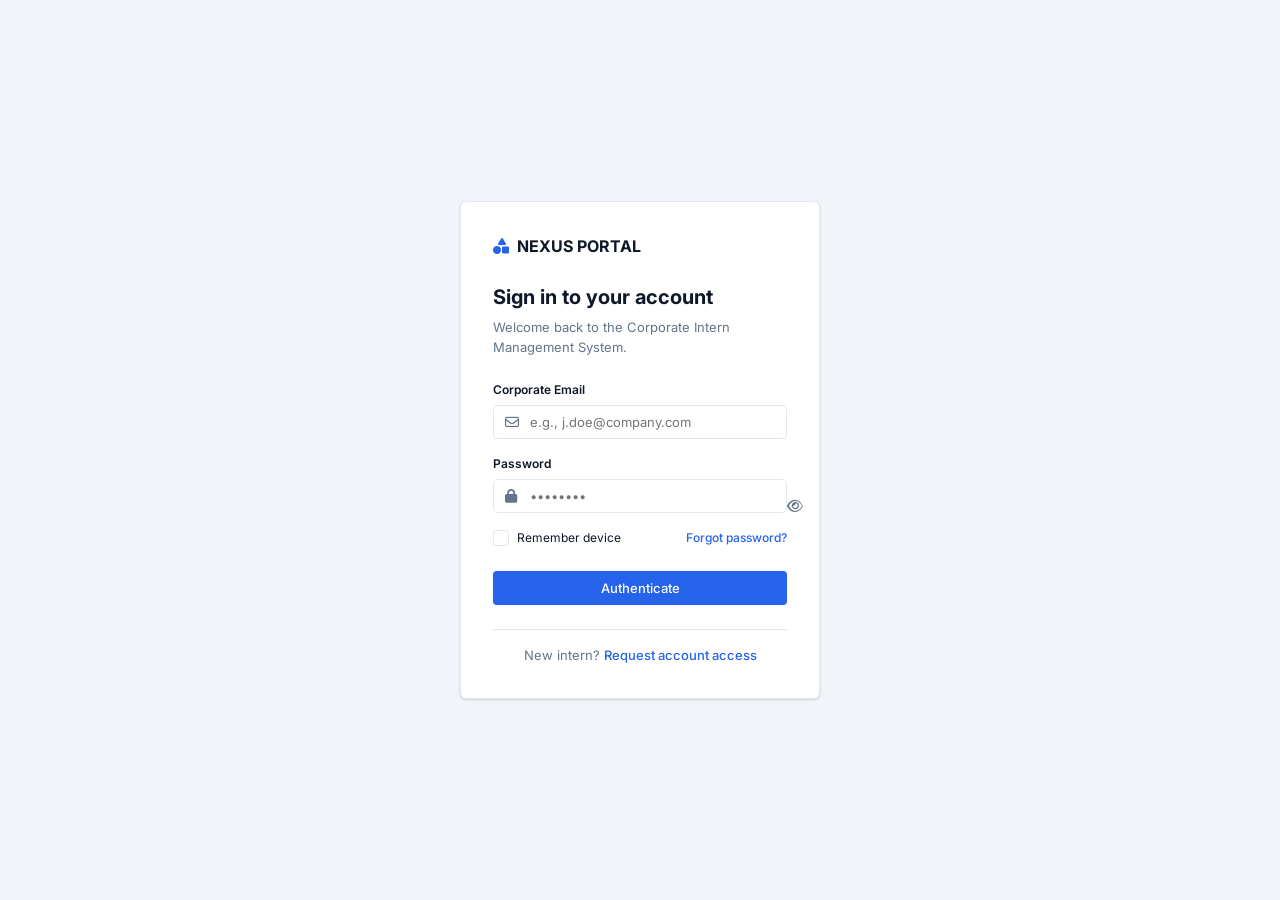
<file: index.html>
<!DOCTYPE html>
<html lang="en">
<head>
    <meta charset="UTF-8">
    <meta name="viewport" content="width=device-width, initial-scale=1.0">
    <title>Login - Enterprise Intern Portal</title>
    <link href="https://fonts.googleapis.com/css2?family=Inter:wght@400;500;600;700&display=swap" rel="stylesheet">
    <link rel="stylesheet" href="https://cdnjs.cloudflare.com/ajax/libs/font-awesome/6.4.0/css/all.min.css">
    <link rel="stylesheet" href="style.css">
</head>
<body class="auth-layout">

    <div id="toast-container" class="toast-container"></div>

    <div class="auth-container">
        <div class="auth-card">
            <div class="auth-header">
                <div class="sys-logo">
                    <i class="fa-solid fa-shapes"></i>
                    <span>NEXUS PORTAL</span>
                </div>
                <h1>Sign in to your account</h1>
                <p>Welcome back to the Corporate Intern Management System.</p>
            </div>
            
            <form id="login-form">
                <div class="form-group">
                    <label for="login-email">Corporate Email</label>
                    <div class="input-wrapper">
                        <i class="fa-regular fa-envelope"></i>
                        <input type="email" id="login-email" placeholder="e.g., j.doe@company.com" required>
                    </div>
                </div>
                
                <div class="form-group">
                    <label for="login-password">Password</label>
                    <div class="input-wrapper">
                        <i class="fa-solid fa-lock"></i>
                        <input type="password" id="login-password" placeholder="••••••••" required>
                        <button type="button" class="pwd-toggle"><i class="fa-regular fa-eye"></i></button>
                    </div>
                </div>

                <div class="auth-options">
                    <label class="custom-check">
                        <input type="checkbox" id="remember-me">
                        <span class="check-box"></span>
                        <span class="check-label">Remember device</span>
                    </label>
                    <a href="#" class="text-link">Forgot password?</a>
                </div>
                
                <button type="submit" class="btn btn-primary btn-block">
                    <span class="btn-text">Authenticate</span>
                    <i class="fa-solid fa-circle-notch fa-spin loader hidden"></i>
                </button>
            </form>
            
            <div class="auth-footer">
                <p>New intern? <a href="register.html" class="text-link">Request account access</a></p>
            </div>
        </div>
    </div>

    <script src="script.js"></script>
</body>
</html>
</file>
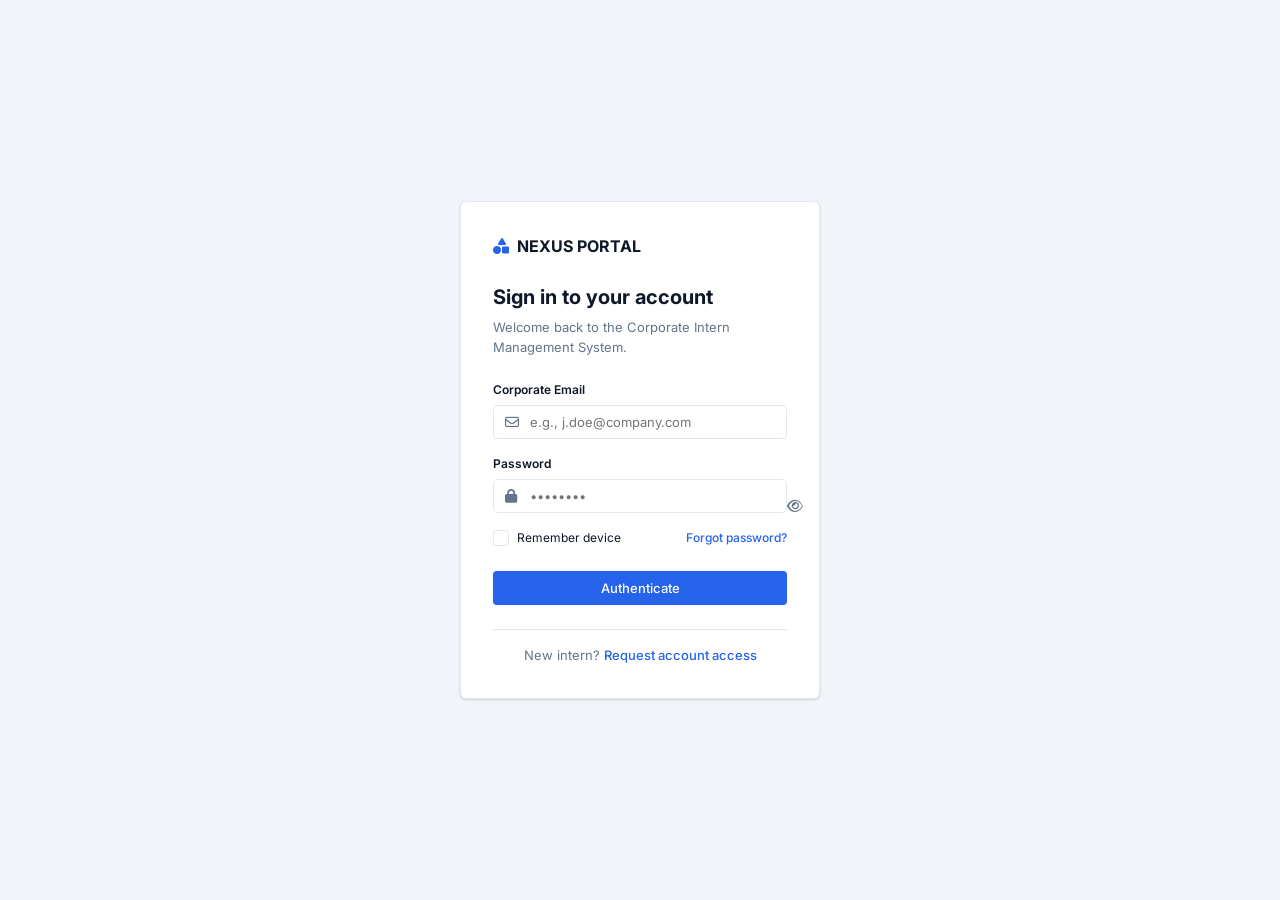
<file: dashboard.html>
<!DOCTYPE html>
<html lang="en">
<head>
    <meta charset="UTF-8">
    <meta name="viewport" content="width=device-width, initial-scale=1.0">
    <title>Dashboard - Enterprise Intern Portal</title>
    <link href="https://fonts.googleapis.com/css2?family=Inter:wght@400;500;600;700&display=swap" rel="stylesheet">
    <link rel="stylesheet" href="https://cdnjs.cloudflare.com/ajax/libs/font-awesome/6.4.0/css/all.min.css">
    <link rel="stylesheet" href="style.css">
</head>
<body class="sys-layout">

    <div id="toast-container" class="toast-container"></div>
    
    <!-- System Sidebar -->
    <nav class="sys-sidebar">
        <div class="sidebar-brand">
            <i class="fa-solid fa-shapes"></i>
            <span>NEXUS PORTAL</span>
        </div>
        
        <div class="sidebar-menu">
            <p class="menu-label">MAIN NAVIGATION</p>
            <a href="dashboard.html" class="menu-item active">
                <i class="fa-solid fa-chart-line"></i>
                <span>Overview Dashboard</span>
            </a>
            <a href="submit.html" class="menu-item">
                <i class="fa-solid fa-file-arrow-up"></i>
                <span>Submit Deliverable</span>
            </a>
            <a href="submissions.html" class="menu-item">
                <i class="fa-solid fa-table-list"></i>
                <span>Task Repository</span>
            </a>

            <p class="menu-label" style="margin-top:20px;">USER SETTINGS</p>
            <a href="profile.html" class="menu-item">
                <i class="fa-regular fa-id-card"></i>
                <span>My Profile</span>
            </a>
        </div>
        
        <div class="sidebar-bottom">
            <div class="sys-status">
                <span class="status-dot"></span> System Online
            </div>
        </div>
    </nav>

    <!-- Main View -->
    <main class="sys-main">
        <!-- Top Application Bar -->
        <header class="sys-topbar">
            <div class="topbar-left">
                <h2 class="view-title">Overview Dashboard</h2>
            </div>
            <div class="topbar-right">
                <!-- Dark Mode Toggle -->
                <button class="sys-btn-icon" id="theme-toggle" title="Toggle Dark/Light Mode">
                    <i class="fa-solid fa-moon"></i>
                </button>
                
                <!-- Notification Bell -->
                <div class="notification-wrapper">
                    <button class="sys-btn-icon" id="notif-toggle">
                        <i class="fa-regular fa-bell"></i>
                        <span class="notif-badge">2</span>
                    </button>
                    <!-- Notification Dropdown -->
                    <div class="notif-panel hidden" id="notif-panel">
                        <div class="panel-header">System Notifications</div>
                        <div class="panel-body">
                            <div class="notif-item unread">
                                <i class="fa-solid fa-circle-check text-green"></i>
                                <div>
                                    <p>Task "API Docs" was <strong>Approved</strong>.</p>
                                    <span>Just now</span>
                                </div>
                            </div>
                            <div class="notif-item unread">
                                <i class="fa-solid fa-circle-info text-blue"></i>
                                <div>
                                    <p>Welcome to Nexus Portal v2.0!</p>
                                    <span>2 hours ago</span>
                                </div>
                            </div>
                        </div>
                    </div>
                </div>

                <!-- User Dropdown -->
                <div class="user-menu">
                    <div class="user-avatar" id="header-avatar">US</div>
                    <div class="user-details">
                        <span class="user-name display-name">User</span>
                        <a href="#" onclick="App.logout()" class="logout-link">Sign out</a>
                    </div>
                </div>
            </div>
        </header>

        <!-- Content Area -->
        <div class="sys-content">
            <!-- Intro Banner -->
            <div class="banner-panel">
                <div class="banner-info">
                    <h3 id="welcome-text">Metrics for Current Sprint</h3>
                    <p>Track your deliverable statuses and performance analytics below.</p>
                </div>
                <div class="banner-actions">
                    <button class="btn btn-secondary" onclick="window.print()"><i class="fa-solid fa-print"></i> Export Report</button>
                    <a href="submit.html" class="btn btn-primary"><i class="fa-solid fa-plus"></i> Create Task</a>
                </div>
            </div>

            <!-- Analytics Grid -->
            <div class="metric-grid">
                <div class="metric-card">
                    <div class="metric-header">Total Deliverables</div>
                    <div class="metric-value" id="stat-total">0</div>
                    <div class="metric-trend"><i class="fa-solid fa-arrow-up text-green"></i> 12% vs last month</div>
                </div>
                <div class="metric-card">
                    <div class="metric-header">Awaiting Review</div>
                    <div class="metric-value text-orange" id="stat-pending">0</div>
                    <div class="metric-trend">Requires manager action</div>
                </div>
                <div class="metric-card">
                    <div class="metric-header">Approved Tasks</div>
                    <div class="metric-value text-green" id="stat-approved">0</div>
                    <div class="metric-trend"><i class="fa-solid fa-arrow-up text-green"></i> High approval rate</div>
                </div>
                <div class="metric-card">
                    <div class="metric-header">Failed/Rejected</div>
                    <div class="metric-value text-red" id="stat-rejected">0</div>
                    <div class="metric-trend">Needs revision</div>
                </div>
            </div>

            <div class="dashboard-split">
                <!-- Activity Feed -->
                <div class="panel-section flex-2">
                    <div class="panel-heading">Recent Deliverable Activity</div>
                    <div class="activity-feed" id="recent-list">
                        <!-- Populated by JS -->
                    </div>
                </div>

                <!-- System Info Box -->
                <div class="panel-section flex-1">
                    <div class="panel-heading">Portal Information</div>
                    <div class="info-list">
                        <div class="info-item">
                            <span class="info-label">Current Role</span>
                            <span class="info-val">Software Engineering Intern</span>
                        </div>
                        <div class="info-item">
                            <span class="info-label">Manager</span>
                            <span class="info-val">Sarah Jenkins</span>
                        </div>
                        <div class="info-item">
                            <span class="info-label">Sprint Cycle</span>
                            <span class="info-val">Q3 - Wk 4</span>
                        </div>
                    </div>
                    <div class="panel-heading" style="margin-top:20px;">Quick Links</div>
                    <div class="link-list">
                        <a href="#"><i class="fa-solid fa-book"></i> Read Company Handbook</a>
                        <a href="#"><i class="fa-solid fa-shield-halved"></i> IT Security Policy</a>
                    </div>
                </div>
            </div>
        </div>
    </main>

    <script src="script.js"></script>
</body>
</html>
</file>
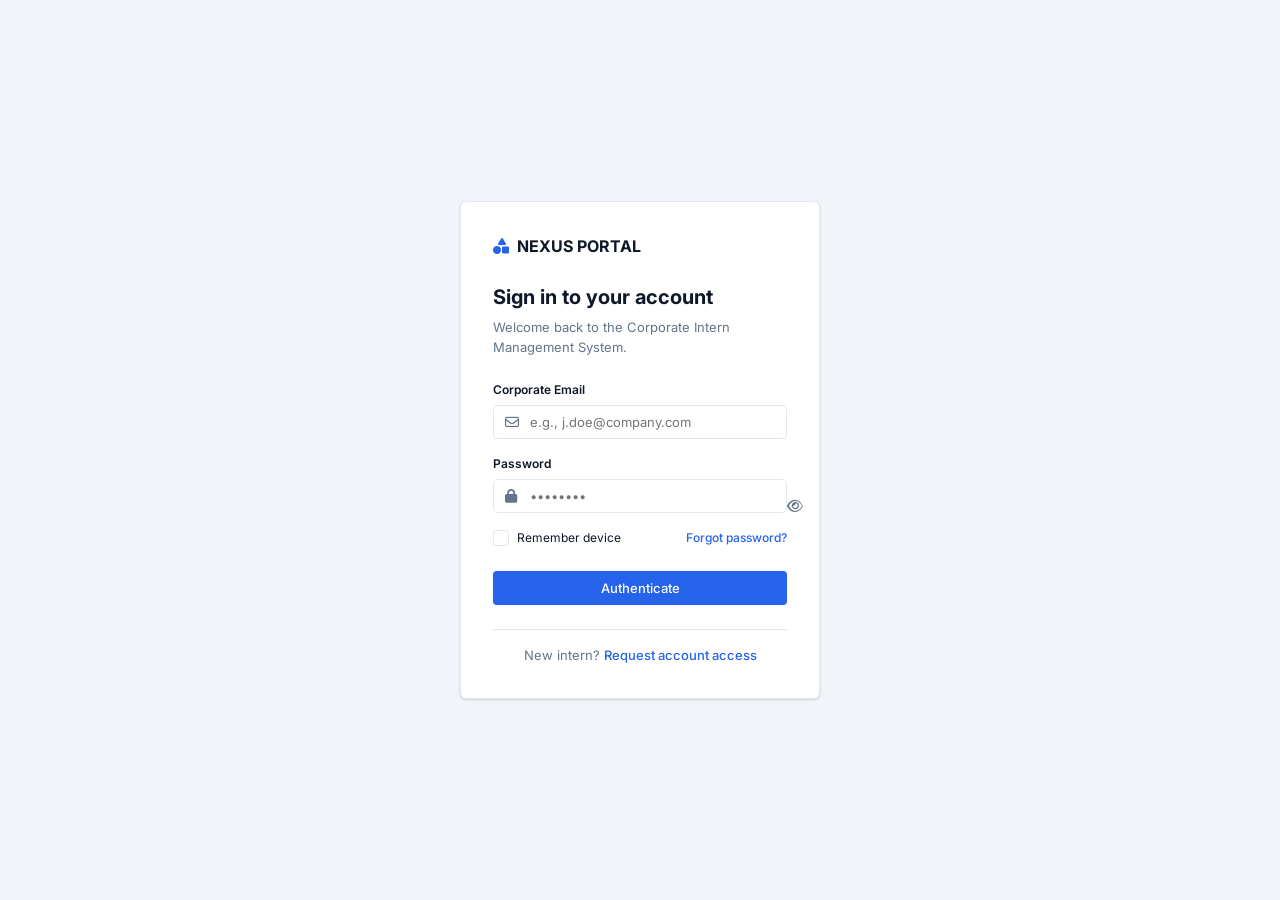
<file: profile.html>
<!DOCTYPE html>
<html lang="en">
<head>
    <meta charset="UTF-8">
    <meta name="viewport" content="width=device-width, initial-scale=1.0">
    <title>Profile Settings - Enterprise Intern Portal</title>
    <link href="https://fonts.googleapis.com/css2?family=Inter:wght@400;500;600;700&display=swap" rel="stylesheet">
    <link rel="stylesheet" href="https://cdnjs.cloudflare.com/ajax/libs/font-awesome/6.4.0/css/all.min.css">
    <link rel="stylesheet" href="style.css">
</head>
<body class="sys-layout">

    <div id="toast-container" class="toast-container"></div>
    
    <!-- System Sidebar -->
    <nav class="sys-sidebar">
        <div class="sidebar-brand">
            <i class="fa-solid fa-shapes"></i>
            <span>NEXUS PORTAL</span>
        </div>
        
        <div class="sidebar-menu">
            <p class="menu-label">MAIN NAVIGATION</p>
            <a href="dashboard.html" class="menu-item">
                <i class="fa-solid fa-chart-line"></i>
                <span>Overview Dashboard</span>
            </a>
            <a href="submit.html" class="menu-item">
                <i class="fa-solid fa-file-arrow-up"></i>
                <span>Submit Deliverable</span>
            </a>
            <a href="submissions.html" class="menu-item">
                <i class="fa-solid fa-table-list"></i>
                <span>Task Repository</span>
            </a>

            <p class="menu-label" style="margin-top:20px;">USER SETTINGS</p>
            <a href="profile.html" class="menu-item active">
                <i class="fa-regular fa-id-card"></i>
                <span>My Profile</span>
            </a>
        </div>
        
        <div class="sidebar-bottom">
            <div class="sys-status">
                <span class="status-dot"></span> System Online
            </div>
        </div>
    </nav>

    <!-- Main View -->
    <main class="sys-main">
        <!-- Top Application Bar -->
        <header class="sys-topbar">
            <div class="topbar-left">
                <h2 class="view-title">User Profile Settings</h2>
            </div>
            <div class="topbar-right">
                <!-- Dark Mode Toggle -->
                <button class="sys-btn-icon" id="theme-toggle" title="Toggle Dark/Light Mode">
                    <i class="fa-solid fa-moon"></i>
                </button>

                <div class="user-menu">
                    <div class="user-avatar" id="header-avatar">US</div>
                    <div class="user-details">
                        <span class="user-name display-name">User</span>
                        <a href="#" onclick="App.logout()" class="logout-link">Sign out</a>
                    </div>
                </div>
            </div>
        </header>

        <!-- Content Area -->
        <div class="sys-content">
            <div class="dashboard-split">
                <!-- Profile Avatar Card -->
                <div class="panel-section flex-1 align-center">
                    <div class="panel-heading">Identity Data</div>
                    <div class="profile-avatar-large" id="profile-avatar">US</div>
                    <h3 class="profile-name pt-mt display-name">Jane Smith</h3>
                    <p class="profile-role">Corporate Intern</p>
                    <hr class="panel-divider">
                    <button class="btn btn-secondary btn-block">Change Avatar</button>
                    <p class="help-text">Company directory dictates standard images. PNG/JPG < 2MB.</p>
                </div>

                <!-- Editing Form -->
                <div class="panel-section flex-2">
                    <div class="panel-heading">Modify System Information</div>
                    <form id="profile-form" class="sys-form" style="margin-top: 20px;">
                        <div class="form-row">
                            <div class="form-group">
                                <label>Full Name</label>
                                <input type="text" id="prof-name" class="sys-input" value="Jane Smith">
                            </div>
                            <div class="form-group">
                                <label>Job Title / Role</label>
                                <input type="text" class="sys-input" value="Corporate Intern" disabled>
                                <span class="help-text">Contact HR to modify official title.</span>
                            </div>
                        </div>

                        <div class="form-row" style="margin-top:20px;">
                            <div class="form-group">
                                <label>Corporate Registered Email</label>
                                <input type="email" id="prof-email" class="sys-input" value="j.smith@company.com" disabled>
                            </div>
                            <div class="form-group">
                                <label>Direct Line (Phone)</label>
                                <input type="tel" id="prof-phone" class="sys-input" placeholder="+1 (555) 000-0000">
                            </div>
                        </div>

                        <div class="form-group" style="margin-top:20px;">
                            <label>Bio / Internal Notes</label>
                            <textarea id="prof-bio" class="sys-textarea" rows="4" placeholder="Brief system note about your intern goals..."></textarea>
                        </div>

                        <div class="form-actions right">
                            <button type="submit" class="btn btn-primary" id="save-profile-btn">
                                <span class="btn-text">Save Changes</span>
                                <i class="fa-solid fa-circle-notch fa-spin loader hidden"></i>
                            </button>
                        </div>
                    </form>
                </div>
            </div>
        </div>
    </main>

    <script src="script.js"></script>
</body>
</html>
</file>
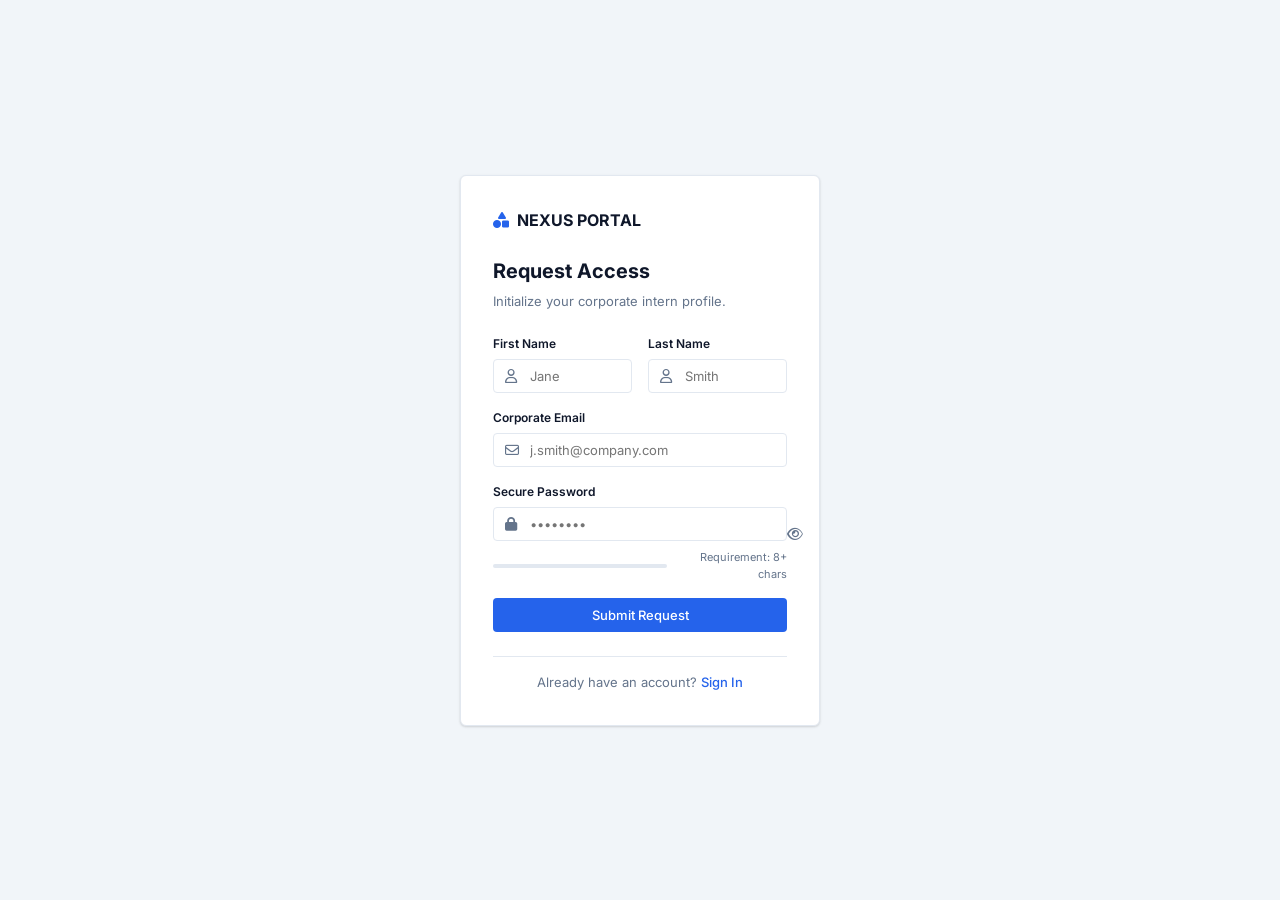
<file: register.html>
<!DOCTYPE html>
<html lang="en">
<head>
    <meta charset="UTF-8">
    <meta name="viewport" content="width=device-width, initial-scale=1.0">
    <title>Register - Enterprise Intern Portal</title>
    <link href="https://fonts.googleapis.com/css2?family=Inter:wght@400;500;600;700&display=swap" rel="stylesheet">
    <link rel="stylesheet" href="https://cdnjs.cloudflare.com/ajax/libs/font-awesome/6.4.0/css/all.min.css">
    <link rel="stylesheet" href="style.css">
</head>
<body class="auth-layout">

    <div id="toast-container" class="toast-container"></div>

    <div class="auth-container">
        <div class="auth-card">
            <div class="auth-header">
                <div class="sys-logo">
                    <i class="fa-solid fa-shapes"></i>
                    <span>NEXUS PORTAL</span>
                </div>
                <h1>Request Access</h1>
                <p>Initialize your corporate intern profile.</p>
            </div>
            
            <form id="register-form">
                <div class="form-row">
                    <div class="form-group">
                        <label>First Name</label>
                        <div class="input-wrapper">
                            <i class="fa-regular fa-user"></i>
                            <input type="text" id="reg-fname" placeholder="Jane" required>
                        </div>
                    </div>
                    <div class="form-group">
                        <label>Last Name</label>
                        <div class="input-wrapper">
                            <i class="fa-regular fa-user"></i>
                            <input type="text" id="reg-lname" placeholder="Smith" required>
                        </div>
                    </div>
                </div>

                <div class="form-group">
                    <label>Corporate Email</label>
                    <div class="input-wrapper">
                        <i class="fa-regular fa-envelope"></i>
                        <input type="email" id="reg-email" placeholder="j.smith@company.com" required>
                    </div>
                </div>
                
                <div class="form-group">
                    <label>Secure Password</label>
                    <div class="input-wrapper">
                        <i class="fa-solid fa-lock"></i>
                        <input type="password" id="reg-password" placeholder="••••••••" required>
                        <button type="button" class="pwd-toggle"><i class="fa-regular fa-eye"></i></button>
                    </div>
                    <div class="pwd-meter">
                        <div class="meter-track"><div class="meter-fill" id="pwd-fill"></div></div>
                        <span class="meter-text" id="pwd-text">Requirement: 8+ chars</span>
                    </div>
                </div>
                
                <button type="submit" class="btn btn-primary btn-block">
                    <span class="btn-text">Submit Request</span>
                    <i class="fa-solid fa-circle-notch fa-spin loader hidden"></i>
                </button>
            </form>
            
            <div class="auth-footer">
                <p>Already have an account? <a href="index.html" class="text-link">Sign In</a></p>
            </div>
        </div>
    </div>

    <script src="script.js"></script>
</body>
</html>
</file>
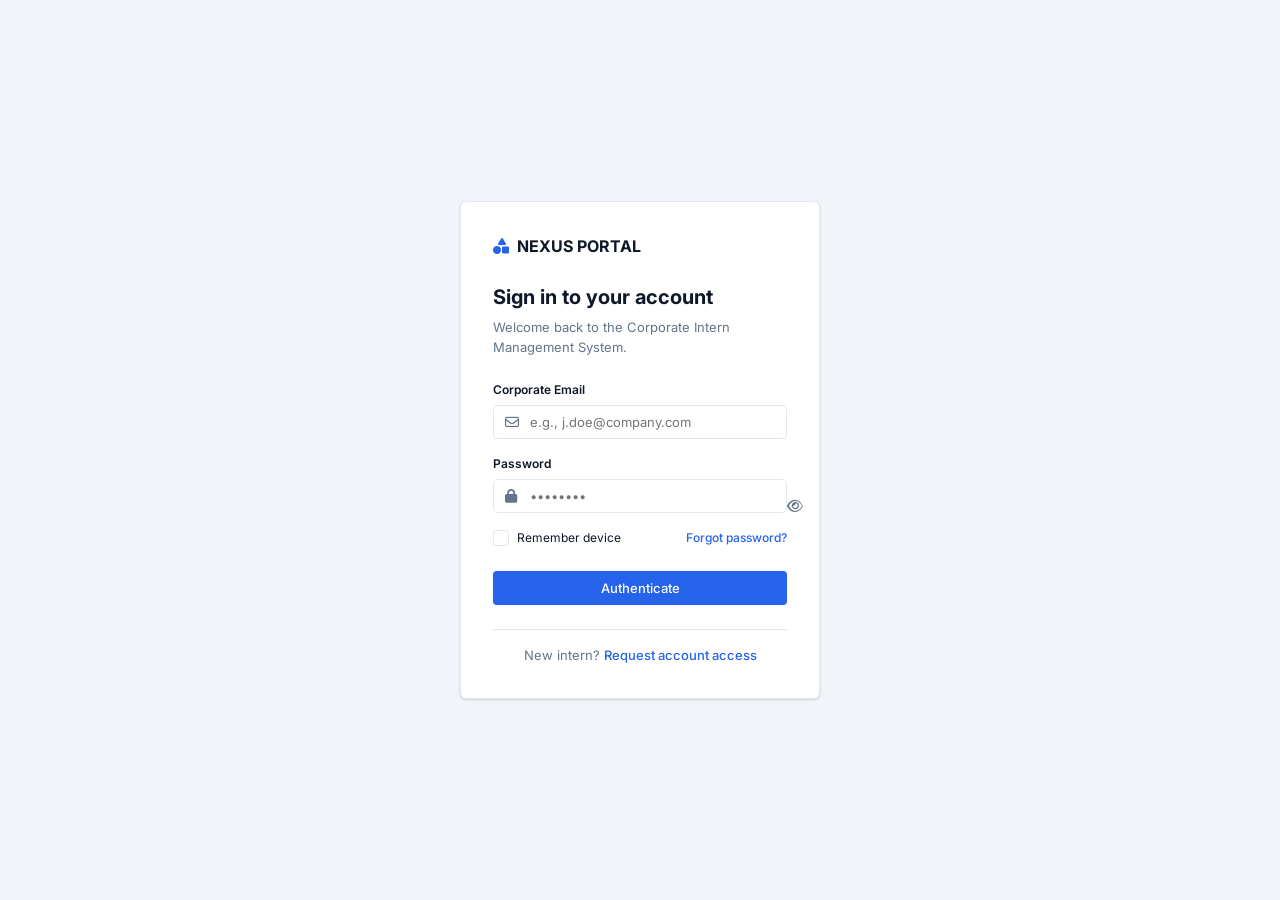
<file: submissions.html>
<!DOCTYPE html>
<html lang="en">
<head>
    <meta charset="UTF-8">
    <meta name="viewport" content="width=device-width, initial-scale=1.0">
    <title>Submissions - Enterprise Intern Portal</title>
    <link href="https://fonts.googleapis.com/css2?family=Inter:wght@400;500;600;700&display=swap" rel="stylesheet">
    <link rel="stylesheet" href="https://cdnjs.cloudflare.com/ajax/libs/font-awesome/6.4.0/css/all.min.css">
    <link rel="stylesheet" href="style.css">
</head>
<body class="sys-layout">

    <div id="toast-container" class="toast-container"></div>
    
    <!-- Modal Backdrop -->
    <div id="task-modal" class="modal-backdrop hidden">
        <div class="modal-dialog">
            <div class="modal-header">
                <h4 id="modal-title">Task Preview</h4>
                <button class="modal-close" onclick="App.closeModal()"><i class="fa-solid fa-xmark"></i></button>
            </div>
            <div class="modal-body">
                <div class="modal-meta">
                    <span class="meta-tag" id="modal-category">Category</span>
                    <span class="meta-tag" id="modal-date">Date</span>
                    <span class="m-badge" id="modal-status">Status</span>
                </div>
                <div class="modal-content">
                    <h5>Executive Summary</h5>
                    <p id="modal-desc">Description text...</p>
                </div>
                <div class="modal-logs">
                    <h5>System Logs</h5>
                    <ul>
                        <li><i class="fa-brands fa-git-alt"></i> Task submitted by user system ID.</li>
                        <li><i class="fa-solid fa-shield-blank"></i> Waiting for managerial audit phase.</li>
                    </ul>
                </div>
            </div>
            <div class="modal-footer">
                <button class="btn btn-secondary" onclick="App.closeModal()">Close Window</button>
                <button class="btn btn-primary"><i class="fa-solid fa-download"></i> Download Artifacts</button>
            </div>
        </div>
    </div>

    <!-- System Sidebar -->
    <nav class="sys-sidebar">
        <div class="sidebar-brand">
            <i class="fa-solid fa-shapes"></i>
            <span>NEXUS PORTAL</span>
        </div>
        
        <div class="sidebar-menu">
            <p class="menu-label">MAIN NAVIGATION</p>
            <a href="dashboard.html" class="menu-item">
                <i class="fa-solid fa-chart-line"></i>
                <span>Overview Dashboard</span>
            </a>
            <a href="submit.html" class="menu-item">
                <i class="fa-solid fa-file-arrow-up"></i>
                <span>Submit Deliverable</span>
            </a>
            <a href="submissions.html" class="menu-item active">
                <i class="fa-solid fa-table-list"></i>
                <span>Task Repository</span>
            </a>

            <p class="menu-label" style="margin-top:20px;">USER SETTINGS</p>
            <a href="profile.html" class="menu-item">
                <i class="fa-regular fa-id-card"></i>
                <span>My Profile</span>
            </a>
        </div>
        
        <div class="sidebar-bottom">
            <div class="sys-status">
                <span class="status-dot"></span> System Online
            </div>
        </div>
    </nav>

    <!-- Main View -->
    <main class="sys-main">
        <!-- Top Application Bar -->
        <header class="sys-topbar">
            <div class="topbar-left">
                <h2 class="view-title">Deliverable Repository</h2>
            </div>
            <div class="topbar-right">
                <!-- Dark Mode Toggle -->
                <button class="sys-btn-icon" id="theme-toggle" title="Toggle Dark/Light Mode">
                    <i class="fa-solid fa-moon"></i>
                </button>

                <div class="user-menu">
                    <div class="user-avatar" id="header-avatar">US</div>
                    <div class="user-details">
                        <span class="user-name display-name">User</span>
                        <a href="#" onclick="App.logout()" class="logout-link">Sign out</a>
                    </div>
                </div>
            </div>
        </header>

        <!-- Content Area -->
        <div class="sys-content">
            <div class="sys-panel no-pad">
                <!-- Tabular Data Toolbar -->
                <div class="table-toolbar">
                    <div class="toolbar-search">
                        <i class="fa-solid fa-search"></i>
                        <input type="text" id="search-tasks" class="sys-input" placeholder="Search title or ID...">
                    </div>
                    <div class="toolbar-filters">
                        <select id="status-filter" class="sys-select">
                            <option value="all">View All Statuses</option>
                            <option value="Pending">Pending Audit</option>
                            <option value="Approved">Verified/Approved</option>
                            <option value="Rejected">Rejected</option>
                        </select>
                        <button class="btn btn-secondary btn-icon" onclick="App.renderSubmissionsTable()"><i class="fa-solid fa-rotate-right"></i></button>
                    </div>
                </div>

                <!-- Enterprise Data Table -->
                <div class="table-container">
                    <table class="sys-table">
                        <thead>
                            <tr>
                                <th width="10%">TASK ID</th>
                                <th width="35%">DELIVERABLE DETAILS</th>
                                <th width="15%">DEPARTMENT</th>
                                <th width="15%">FILED DATE</th>
                                <th width="15%">AUDIT STATUS</th>
                                <th width="10%">ACTION</th>
                            </tr>
                        </thead>
                        <tbody id="tasks-table-body">
                            <!-- Populated via script.js -->
                        </tbody>
                    </table>
                    
                    <div id="table-empty" class="table-empty hidden">
                        <i class="fa-solid fa-inbox"></i>
                        <h4>No Data Found</h4>
                        <p>No records match your query parameters.</p>
                    </div>
                </div>
                
                <div class="table-footer">
                    <span>Showing matching records</span>
                    <div class="pagination">
                        <button class="btn btn-secondary btn-icon" disabled><i class="fa-solid fa-chevron-left"></i></button>
                        <span>1 of 1</span>
                        <button class="btn btn-secondary btn-icon" disabled><i class="fa-solid fa-chevron-right"></i></button>
                    </div>
                </div>
            </div>
        </div>
    </main>

    <script src="script.js"></script>
</body>
</html>
</file>
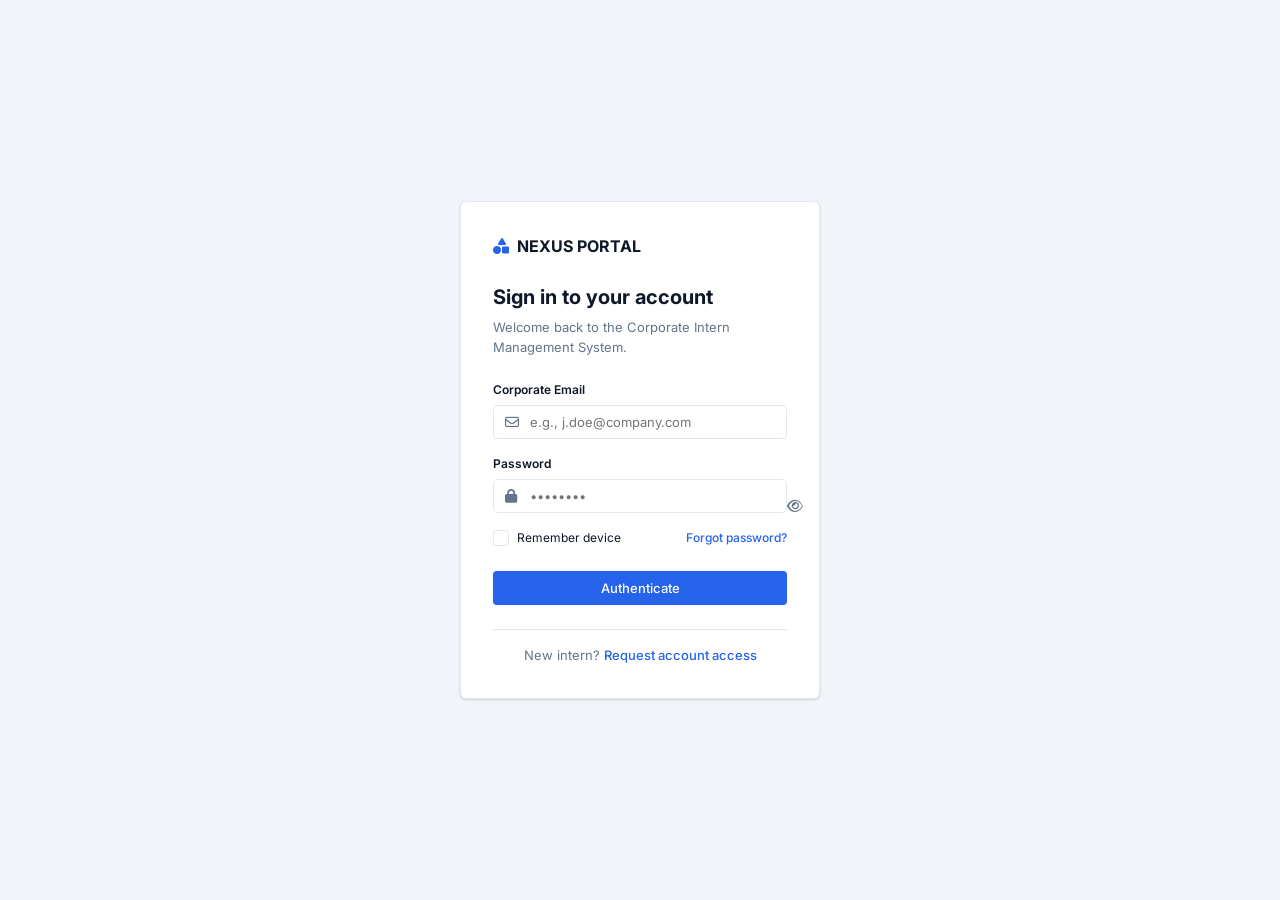
<file: submit.html>
<!DOCTYPE html>
<html lang="en">
<head>
    <meta charset="UTF-8">
    <meta name="viewport" content="width=device-width, initial-scale=1.0">
    <title>Submit Task - Enterprise Intern Portal</title>
    <link href="https://fonts.googleapis.com/css2?family=Inter:wght@400;500;600;700&display=swap" rel="stylesheet">
    <link rel="stylesheet" href="https://cdnjs.cloudflare.com/ajax/libs/font-awesome/6.4.0/css/all.min.css">
    <link rel="stylesheet" href="style.css">
</head>
<body class="sys-layout">

    <div id="toast-container" class="toast-container"></div>
    
    <!-- System Sidebar -->
    <nav class="sys-sidebar">
        <div class="sidebar-brand">
            <i class="fa-solid fa-shapes"></i>
            <span>NEXUS PORTAL</span>
        </div>
        
        <div class="sidebar-menu">
            <p class="menu-label">MAIN NAVIGATION</p>
            <a href="dashboard.html" class="menu-item">
                <i class="fa-solid fa-chart-line"></i>
                <span>Overview Dashboard</span>
            </a>
            <a href="submit.html" class="menu-item active">
                <i class="fa-solid fa-file-arrow-up"></i>
                <span>Submit Deliverable</span>
            </a>
            <a href="submissions.html" class="menu-item">
                <i class="fa-solid fa-table-list"></i>
                <span>Task Repository</span>
            </a>

            <p class="menu-label" style="margin-top:20px;">USER SETTINGS</p>
            <a href="profile.html" class="menu-item">
                <i class="fa-regular fa-id-card"></i>
                <span>My Profile</span>
            </a>
        </div>
        
        <div class="sidebar-bottom">
            <div class="sys-status">
                <span class="status-dot"></span> System Online
            </div>
        </div>
    </nav>

    <!-- Main View -->
    <main class="sys-main">
        <!-- Top Application Bar -->
        <header class="sys-topbar">
            <div class="topbar-left">
                <h2 class="view-title">Submit Deliverable</h2>
            </div>
            <div class="topbar-right">
                <!-- Dark Mode Toggle -->
                <button class="sys-btn-icon" id="theme-toggle" title="Toggle Dark/Light Mode">
                    <i class="fa-solid fa-moon"></i>
                </button>
                
                <div class="user-menu">
                    <div class="user-avatar" id="header-avatar">US</div>
                    <div class="user-details">
                        <span class="user-name display-name">User</span>
                        <a href="#" onclick="App.logout()" class="logout-link">Sign out</a>
                    </div>
                </div>
            </div>
        </header>

        <!-- Content Area -->
        <div class="sys-content">
            <div class="form-container">
                <div class="sys-panel">
                    <div class="panel-heading">New Task Entry form</div>
                    <p class="panel-desc">All fields marked with an asterisk (*) are required by management.</p>
                    <hr class="panel-divider">
                    
                    <form id="submission-form" class="sys-form">
                        <div class="form-group">
                            <label>Deliverable Title <span class="req">*</span></label>
                            <input type="text" id="task-title" class="sys-input" placeholder="Enter objective title..." required>
                        </div>
                        
                        <div class="form-row">
                            <div class="form-group">
                                <label>Department Category <span class="req">*</span></label>
                                <select id="task-category" class="sys-select" required>
                                    <option value="" disabled selected>Select category...</option>
                                    <option value="Engineering">Engineering & Dev</option>
                                    <option value="Product">Product Management</option>
                                    <option value="Design">UI/UX Design</option>
                                    <option value="Marketing">Marketing/Sales</option>
                                    <option value="Operations">Operations</option>
                                </select>
                            </div>
                            <div class="form-group">
                                <label>Completion Date <span class="req">*</span></label>
                                <input type="date" id="task-date" class="sys-input" required>
                            </div>
                        </div>
                        
                        <div class="form-group">
                            <label>Executive Summary & Details <span class="req">*</span></label>
                            <textarea id="task-desc" class="sys-textarea" rows="6" placeholder="Document methodologies used, dependencies, and business impact..." required></textarea>
                        </div>

                        <div class="form-group">
                            <label>Supporting Evidence <span class="opt">(Optional)</span></label>
                            <div class="upload-zone" id="file-drop">
                                <i class="fa-solid fa-cloud-arrow-up"></i>
                                <span>Drag and drop assets here</span>
                                <span class="upload-subtext">or <a href="#" onclick="document.getElementById('file-input').click(); return false;">Browse Files</a> (Max 50MB)</span>
                                <input type="file" id="file-input" multiple class="hidden-input">
                            </div>
                            <!-- Uploaded file visual list -->
                            <div id="file-list" class="upload-list"></div>
                        </div>

                        <div class="form-actions right">
                            <button type="reset" class="btn btn-secondary" onclick="App.clearFiles()">Reset Form</button>
                            <button type="submit" class="btn btn-primary" id="submit-btn-action">
                                <span class="btn-text">Submit for Review</span>
                                <i class="fa-solid fa-circle-notch fa-spin loader hidden"></i>
                            </button>
                        </div>
                    </form>
                </div>
            </div>
        </div>
    </main>

    <script src="script.js"></script>
</body>
</html>
</file>
<file: style.css>
/* ==========================================================================
   CSS Variables - Enterprise Data SaaS (Crisp, High-Density)
   ========================================================================== */
@import url('https://fonts.googleapis.com/css2?family=Inter:wght@400;500;600;700&display=swap');

:root {
    /* Base Light Theme Colors */
    --bg-app: #f1f5f9;       /* Light neutral gray */
    --bg-surface: #ffffff;   /* Pure white cards */
    --bg-sidebar: #0f172a;   /* Dark navy sidebar */
    
    --text-main: #0f172a;
    --text-muted: #64748b;
    --text-sidebar: #94a3b8;
    
    --primary: #2563eb;      /* Vivid blue */
    --primary-hover: #1d4ed8;
    --secondary: #e2e8f0;    /* Gray borders & buttons */
    --secondary-hover: #cbd5e1;
    
    --border-color: #e2e8f0;
    
    --success: #059669;
    --warning: #d97706;
    --danger: #dc2626;

    /* Styling Properties */
    --radius-sm: 4px;
    --radius-md: 6px;        /* Standard enterprise rigid curve */
    --font-sys: 'Inter', -apple-system, BlinkMacSystemFont, "Segoe UI", Roboto, sans-serif;
    --shadow-card: 0 1px 3px 0 rgba(0, 0, 0, 0.1), 0 1px 2px 0 rgba(0, 0, 0, 0.06);
    --transition-fast: all 0.15s ease-in-out;
}

/* Base Dark Theme Overrides */
html.dark-theme {
    --bg-app: #0f172a;       /* Deep navy background */
    --bg-surface: #1e293b;   /* Slightly lighter navy cards */
    --bg-sidebar: #0b1120;   /* Hard dark sidebar */
    
    --text-main: #f8fafc;
    --text-muted: #94a3b8;
    
    --primary: #3b82f6;      
    --primary-hover: #60a5fa;
    --secondary: #334155;    
    --secondary-hover: #475569;
    
    --border-color: #334155;
    
    --success: #10b981;
    --warning: #f59e0b;
    --danger: #ef4444;
    
    --shadow-card: 0 4px 6px -1px rgba(0, 0, 0, 0.3), 0 2px 4px -1px rgba(0, 0, 0, 0.2);
}

* { margin: 0; padding: 0; box-sizing: border-box; }

body {
    font-family: var(--font-sys);
    background-color: var(--bg-app);
    color: var(--text-main);
    font-size: 14px;
    line-height: 1.5;
    -webkit-font-smoothing: antialiased;
    transition: background-color 0.3s ease, color 0.3s ease;
}

a { text-decoration: none; color: var(--primary); }
a:hover { text-decoration: underline; }
ul { list-style: none; }
button { font-family: inherit; cursor: pointer; border: none; background: none; font-size: inherit; outline: none; }
.hidden { display: none !important; }

/* Utilities */
.text-green { color: var(--success); }
.text-orange { color: var(--warning); }
.text-red { color: var(--danger); }
.text-blue { color: var(--primary); }
.m-badge { display: inline-block; padding: 2px 8px; border-radius: 12px; font-size: 11px; font-weight: 600; text-transform: uppercase; border: 1px solid currentColor; }

/* ==========================================================================
   Buttons & Inputs (Rigid, Dense)
   ========================================================================== */
.btn {
    display: inline-flex; align-items: center; justify-content: center; gap: 8px;
    padding: 8px 16px; border-radius: var(--radius-sm); font-weight: 500; font-size: 13px;
    border: 1px solid transparent; transition: var(--transition-fast);
}
.btn-primary { background: var(--primary); color: #fff; }
.btn-primary:hover { background: var(--primary-hover); text-decoration: none; }

.btn-secondary { background: var(--bg-surface); color: var(--text-main); border-color: var(--border-color); }
.btn-secondary:hover { background: var(--secondary); text-decoration: none; }

.btn-block { width: 100%; }
.btn-icon { padding: 8px; display: inline-flex; }

/* Forms */
.form-group { margin-bottom: 16px; width: 100%; }
.form-row { display: grid; grid-template-columns: 1fr 1fr; gap: 16px; }
.form-group label { display: block; font-size: 12px; font-weight: 600; color: var(--text-main); margin-bottom: 6px; }

.input-wrapper { position: relative; }
.input-wrapper i { position: absolute; left: 12px; top: 10px; color: var(--text-muted); }
.input-wrapper input {
    width: 100%; padding: 8px 12px 8px 36px; border-radius: var(--radius-sm);
    border: 1px solid var(--border-color); background: var(--bg-surface);
    color: var(--text-main); font-family: var(--font-sys); font-size: 13px; transition: var(--transition-fast);
}
.input-wrapper input:focus, .sys-input:focus, .sys-select:focus, .sys-textarea:focus { outline: none; border-color: var(--primary); box-shadow: 0 0 0 3px rgba(37, 99, 235, 0.2); }

.pwd-toggle { position: absolute; right: 12px; top: 10px; color: var(--text-muted); }

/* System Standard Inputs */
.sys-input, .sys-select, .sys-textarea {
    width: 100%; padding: 8px 12px; border-radius: var(--radius-sm);
    border: 1px solid var(--border-color); background: var(--bg-surface);
    color: var(--text-main); font-family: var(--font-sys); font-size: 13px; transition: var(--transition-fast);
}
.sys-input:disabled { background: var(--bg-app); color: var(--text-muted); cursor: not-allowed; }

/* Toast System */
.toast-container { position: fixed; bottom: 20px; right: 20px; z-index: 10000; display: flex; flex-direction: column; gap: 10px; }
.toast {
    background: var(--bg-surface); border: 1px solid var(--border-color);
    padding: 12px 16px; border-radius: var(--radius-md); box-shadow: var(--shadow-card);
    display: flex; align-items: center; gap: 12px; font-weight: 500; font-size: 13px;
    transform: translateY(120%); transition: transform 0.3s ease; border-left: 4px solid var(--primary);
}
.toast.show { transform: translateY(0); }
.toast.success { border-left-color: var(--success); }
.toast.error { border-left-color: var(--danger); }
.toast i { font-size: 16px; }

/* ==========================================================================
   1. Auth Views (Minimal Corporate Card)
   ========================================================================== */
.auth-layout { display: flex; min-height: 100vh; align-items: center; justify-content: center; background: var(--bg-app); }
.auth-container { width: 100%; max-width: 400px; padding: 20px; }
.auth-card {
    background: var(--bg-surface); border: 1px solid var(--border-color);
    border-radius: var(--radius-md); box-shadow: var(--shadow-card); padding: 32px;
}
.sys-logo { display: inline-flex; align-items: center; gap: 8px; font-weight: 700; font-size: 16px; margin-bottom: 24px; color: var(--text-main); }
.sys-logo i { color: var(--primary); }

.auth-header h1 { font-size: 20px; color: var(--text-main); margin-bottom: 6px; }
.auth-header p { font-size: 13px; color: var(--text-muted); margin-bottom: 24px; }

.auth-options { display: flex; justify-content: space-between; align-items: center; margin-bottom: 24px; font-size: 12px; }
.custom-check { display: flex; align-items: center; gap: 8px; cursor: pointer; color: var(--text-main); }
.custom-check input { display: none; }
.check-box { width: 16px; height: 16px; border: 1px solid var(--border-color); border-radius: 3px; display: inline-flex; align-items: center; justify-content: center; }
.custom-check input:checked ~ .check-box { background: var(--primary); border-color: var(--primary); }
.custom-check input:checked ~ .check-box::after { content: '\f00c'; font-family: 'Font Awesome 6 Free'; font-weight: 900; color: #fff; font-size: 10px; }
.text-link { font-weight: 500; }

.pwd-meter { margin-top: 8px; display: flex; gap: 10px; align-items: center; }
.meter-track { height: 4px; flex: 1; background: var(--border-color); border-radius: 2px; }
.meter-fill { height: 100%; width: 0; background: var(--danger); transition: 0.3s; }
.meter-text { font-size: 11px; color: var(--text-muted); width: 110px; text-align: right; }

.auth-footer { margin-top: 24px; text-align: center; font-size: 13px; color: var(--text-muted); border-top: 1px solid var(--border-color); padding-top: 16px; }

/* ==========================================================================
   2. System Dashboard Infrastructure
   ========================================================================== */
.sys-layout { display: flex; height: 100vh; overflow: hidden; background: var(--bg-app); }

/* Sidebar */
.sys-sidebar {
    width: 240px; background: var(--bg-sidebar); border-right: 1px solid #1e293b;
    display: flex; flex-direction: column; flex-shrink: 0; color: var(--text-sidebar); z-index: 10;
}
.sidebar-brand { height: 56px; border-bottom: 1px solid #1e293b; display: flex; align-items: center; padding: 0 20px; font-size: 14px; font-weight: 600; color: #fff; letter-spacing: 0.5px; }
.sidebar-brand i { color: var(--primary); margin-right: 10px; }

.sidebar-menu { padding: 20px 0; flex: 1; overflow-y: auto; }
.menu-label { font-size: 11px; font-weight: 600; padding: 0 20px; margin-bottom: 8px; color: #475569; letter-spacing: 0.5px; }
.menu-item {
    display: flex; align-items: center; gap: 12px; padding: 8px 20px; font-size: 13px; color: var(--text-sidebar); transition: 0.2s; border-left: 3px solid transparent; text-decoration: none;
}
.menu-item i { font-size: 14px; width: 16px; text-align: center; }
.menu-item:hover { background: rgba(255,255,255,0.05); color: #fff; text-decoration: none; border-left-color: rgba(255,255,255,0.2); }
.menu-item.active { background: rgba(37, 99, 235, 0.15); color: #fff; border-left-color: var(--primary); font-weight: 500; }

.sidebar-bottom { padding: 16px 20px; border-top: 1px solid #1e293b; font-size: 12px; display: flex; align-items: center; }
.status-dot { width: 8px; height: 8px; border-radius: 50%; background: var(--success); display: inline-block; margin-right: 8px; box-shadow: 0 0 5px var(--success); }

/* Main Area */
.sys-main { flex: 1; display: flex; flex-direction: column; overflow: hidden; position: relative; z-index: 5; }

/* Topbar */
.sys-topbar {
    height: 56px; background: var(--bg-surface); border-bottom: 1px solid var(--border-color);
    display: flex; justify-content: space-between; align-items: center; padding: 0 24px; flex-shrink: 0;
}
.view-title { font-size: 16px; font-weight: 600; color: var(--text-main); margin: 0; }
.topbar-right { display: flex; align-items: center; gap: 16px; }

.sys-btn-icon { width: 32px; height: 32px; border-radius: var(--radius-sm); border: 1px solid transparent; display: flex; align-items: center; justify-content: center; color: var(--text-muted); transition: 0.2s; position: relative; }
.sys-btn-icon:hover { background: var(--bg-app); color: var(--text-main); }
.notif-badge { position: absolute; top: -2px; right: -2px; background: var(--danger); color: #fff; font-size: 10px; font-weight: bold; width: 16px; height: 16px; border-radius: 8px; display: flex; align-items: center; justify-content: center; border: 2px solid var(--bg-surface); }

/* Notification Panel */
.notification-wrapper { position: relative; }
.notif-panel {
    position: absolute; top: 40px; right: 0; width: 300px; background: var(--bg-surface);
    border: 1px solid var(--border-color); border-radius: var(--radius-md); box-shadow: var(--shadow-card);
    z-index: 100; overflow: hidden;
}
.panel-header { padding: 12px 16px; border-bottom: 1px solid var(--border-color); font-weight: 600; font-size: 13px; color: var(--text-main); background: var(--bg-app); }
.panel-body { max-height: 300px; overflow-y: auto; }
.notif-item { padding: 12px 16px; border-bottom: 1px solid var(--border-color); display: flex; gap: 12px; font-size: 12px; }
.notif-item:last-child { border: none; }
.notif-item.unread { background: rgba(37, 99, 235, 0.05); }
.notif-item i { font-size: 14px; margin-top: 2px; }
.notif-item p { color: var(--text-main); margin-bottom: 4px; }
.notif-item span { color: var(--text-muted); font-size: 11px; }

/* User Details */
.user-menu { display: flex; align-items: center; gap: 10px; border-left: 1px solid var(--border-color); padding-left: 16px; }
.user-avatar { width: 32px; height: 32px; border-radius: 4px; background: var(--primary); color: #fff; display: flex; align-items: center; justify-content: center; font-weight: 600; font-size: 12px; }
.user-details { display: flex; flex-direction: column; }
.user-name { font-size: 13px; font-weight: 500; color: var(--text-main); }
.logout-link { font-size: 11px; color: var(--text-muted); }
.logout-link:hover { color: var(--danger); }

/* Main Scrolling Area */
.sys-content { flex: 1; overflow-y: auto; padding: 24px; display: flex; flex-direction: column; gap: 24px; }

/* Dashboard UI */
.banner-panel { display: flex; justify-content: space-between; align-items: center; padding: 20px 24px; background: var(--bg-surface); border: 1px solid var(--border-color); border-radius: var(--radius-md); box-shadow: var(--shadow-card); }
.banner-info h3 { font-size: 18px; color: var(--text-main); margin-bottom: 4px; }
.banner-info p { font-size: 13px; color: var(--text-muted); }
.banner-actions { display: flex; gap: 10px; }

.metric-grid { display: grid; grid-template-columns: repeat(4, 1fr); gap: 16px; }
.metric-card { background: var(--bg-surface); border: 1px solid var(--border-color); border-radius: var(--radius-md); padding: 20px; box-shadow: var(--shadow-card); }
.metric-header { font-size: 12px; font-weight: 500; color: var(--text-muted); text-transform: uppercase; margin-bottom: 8px; }
.metric-value { font-size: 28px; font-weight: 700; color: var(--text-main); line-height: 1; margin-bottom: 12px; }
.metric-trend { font-size: 12px; color: var(--text-muted); }

.dashboard-split { display: flex; gap: 24px; align-items: flex-start; }
.panel-section { background: var(--bg-surface); border: 1px solid var(--border-color); border-radius: var(--radius-md); padding: 20px; box-shadow: var(--shadow-card); }
.flex-1 { flex: 1; } .flex-2 { flex: 2; }
.panel-heading { font-size: 14px; font-weight: 600; color: var(--text-main); margin-bottom: 16px; padding-bottom: 12px; border-bottom: 1px solid var(--border-color); }

.activity-feed { display: flex; flex-direction: column; }
.feed-item { padding: 12px 0; border-bottom: 1px solid var(--border-color); display: flex; justify-content: space-between; align-items: flex-start; }
.feed-item:last-child { border-bottom: none; padding-bottom: 0; }
.feed-info { flex: 1; }
.feed-info div { font-size: 13px; font-weight: 500; color: var(--text-main); margin-bottom: 4px; }
.feed-info p { font-size: 12px; color: var(--text-muted); }
.feed-status { margin-left: 16px; }

.info-list .info-item { display: flex; justify-content: space-between; padding: 10px 0; border-bottom: 1px solid var(--bg-app); font-size: 13px; }
.info-label { color: var(--text-muted); }
.info-val { font-weight: 500; color: var(--text-main); }
.link-list { display: flex; flex-direction: column; gap: 10px; }
.link-list a { font-size: 13px; color: var(--primary); display: flex; align-items: center; gap: 8px; }
.link-list i { width: 16px; }

/* Submission View */
.form-container { max-width: 800px; margin: 0 auto; width: 100%; }
.sys-panel { background: var(--bg-surface); border: 1px solid var(--border-color); border-radius: var(--radius-md); padding: 24px; box-shadow: var(--shadow-card); }
.sys-panel.no-pad { padding: 0; }
.panel-desc { font-size: 13px; color: var(--text-muted); margin-top: -10px; margin-bottom: 16px; }
.panel-divider { border: 0; border-top: 1px solid var(--border-color); margin-bottom: 24px; }

.req { color: var(--danger); margin-left: 2px; }
.opt { color: var(--text-muted); font-size: 11px; font-weight: 400; margin-left: 4px; }
.upload-zone { border: 1px dashed var(--text-muted); border-radius: var(--radius-sm); padding: 32px; text-align: center; background: var(--bg-app); cursor: pointer; transition: 0.2s; }
.upload-zone:hover { border-color: var(--primary); background: rgba(37, 99, 235, 0.05); }
.upload-zone i { font-size: 24px; color: var(--text-muted); margin-bottom: 12px; display: block; }
.upload-subtext { display: block; font-size: 12px; color: var(--text-muted); margin-top: 4px; }
.hidden-input { display: none; }
.upload-list { margin-top: 12px; display: flex; flex-direction: column; gap: 8px; }
.upload-item { display: flex; justify-content: space-between; align-items: center; padding: 8px 12px; background: var(--bg-surface); border: 1px solid var(--border-color); border-radius: var(--radius-sm); font-size: 12px; }
.upload-item button { color: var(--text-muted); }
.upload-item button:hover { color: var(--danger); }
.right { text-align: right; }
.form-actions { margin-top: 32px; padding-top: 24px; border-top: 1px solid var(--border-color); display: flex; justify-content: flex-end; gap: 12px; }

/* Data Tables */
.table-toolbar { padding: 16px 20px; border-bottom: 1px solid var(--border-color); display: flex; justify-content: space-between; align-items: center; background: var(--bg-surface); border-radius: var(--radius-md) var(--radius-md) 0 0; }
.toolbar-search { position: relative; width: 300px; }
.toolbar-search i { position: absolute; left: 12px; top: 10px; color: var(--text-muted); font-size: 13px; }
.toolbar-search input { width: 100%; border-radius: var(--radius-sm); font-size: 13px; padding-left: 32px; }
.toolbar-filters { display: flex; gap: 12px; }
.sys-table { width: 100%; border-collapse: collapse; text-align: left; }
.sys-table th { padding: 12px 20px; font-size: 11px; font-weight: 600; color: var(--text-muted); border-bottom: 1px solid var(--border-color); text-transform: uppercase; letter-spacing: 0.5px; background: var(--bg-app); }
.sys-table td { padding: 16px 20px; font-size: 13px; color: var(--text-main); border-bottom: 1px solid var(--border-color); vertical-align: middle; }
.sys-table tbody tr:hover { background: var(--bg-app); }
.td-main { font-weight: 500; margin-bottom: 4px; }
.td-sub { font-size: 12px; color: var(--text-muted); display: -webkit-box; -webkit-line-clamp: 1; -webkit-box-orient: vertical; overflow: hidden; }

.table-empty { padding: 60px 20px; text-align: center; color: var(--text-muted); }
.table-empty i { font-size: 32px; margin-bottom: 16px; color: var(--border-color); }
.table-footer { padding: 12px 20px; display: flex; justify-content: space-between; align-items: center; font-size: 12px; color: var(--text-muted); border-top: 1px solid var(--border-color); background: var(--bg-surface); border-radius: 0 0 var(--radius-md) var(--radius-md); }
.pagination { display: flex; align-items: center; gap: 12px; }
.pagination span { font-weight: 500; color: var(--text-main); }

/* Modal Architecture */
.modal-backdrop { position: fixed; inset: 0; background: rgba(0,0,0,0.5); backdrop-filter: blur(2px); z-index: 9999; display: flex; align-items: center; justify-content: center; }
.modal-dialog { width: 100%; max-width: 600px; background: var(--bg-surface); border-radius: var(--radius-md); box-shadow: var(--shadow-card); overflow: hidden; border: 1px solid var(--border-color); }
.modal-header { padding: 16px 24px; border-bottom: 1px solid var(--border-color); display: flex; justify-content: space-between; align-items: center; background: var(--bg-app); }
.modal-header h4 { font-size: 16px; margin: 0; }
.modal-close { color: var(--text-muted); font-size: 18px; }
.modal-close:hover { color: var(--text-main); }
.modal-body { padding: 24px; max-height: 60vh; overflow-y: auto; }
.modal-meta { display: flex; gap: 12px; margin-bottom: 24px; align-items: center; }
.meta-tag { font-size: 12px; color: var(--text-muted); border: 1px solid var(--border-color); padding: 4px 8px; border-radius: var(--radius-sm); background: var(--bg-app); display: inline-flex; align-items: center; gap: 6px; }
.meta-tag::before { content: ''; display: inline-block; width: 6px; height: 6px; background: var(--primary); border-radius: 50%; }

.modal-content h5, .modal-logs h5 { font-size: 13px; font-weight: 600; color: var(--text-main); margin-bottom: 12px; text-transform: uppercase; border-bottom: 1px solid var(--border-color); padding-bottom: 8px; }
.modal-content p { font-size: 13px; color: var(--text-main); margin-bottom: 24px; white-space: pre-wrap; }
.modal-logs ul { font-size: 12px; color: var(--text-muted); display: flex; flex-direction: column; gap: 8px; }
.modal-logs li { display: flex; align-items: center; gap: 8px; }
.modal-logs i { width: 16px; text-align: center; }

.modal-footer { padding: 16px 24px; border-top: 1px solid var(--border-color); display: flex; justify-content: flex-end; gap: 12px; background: var(--bg-app); }

/* Profile View */
.align-center { text-align: center; }
.profile-avatar-large { width: 80px; height: 80px; border-radius: var(--radius-sm); background: var(--primary); color: #fff; display: flex; align-items: center; justify-content: center; font-size: 28px; font-weight: 700; margin: 0 auto; margin-bottom: 16px; }
.profile-name { font-size: 18px; margin-bottom: 4px; }
.profile-role { color: var(--text-muted); font-size: 13px; margin-bottom: 16px; }
.help-text { font-size: 11px; color: var(--text-sidebar); display: block; margin-top: 8px; }

/* Responsive Grid */
@media (max-width: 1024px) {
    .sys-sidebar { width: 64px; }
    .sidebar-brand span, .menu-item span, .menu-label, .sys-status { display: none; }
    .menu-item { justify-content: center; padding: 12px; }
    .menu-item i { font-size: 18px; margin: 0; }
    .metric-grid { grid-template-columns: repeat(2, 1fr); }
    .dashboard-split { flex-direction: column; }
    .flex-1, .flex-2 { width: 100%; }
}

@media (max-width: 768px) {
    .metric-grid { grid-template-columns: 1fr; }
    .form-row { grid-template-columns: 1fr; }
    .auth-container { padding: 10px; }
    .table-toolbar { flex-direction: column; align-items: stretch; gap: 16px; }
    .toolbar-search { width: 100%; }
}
</file>
